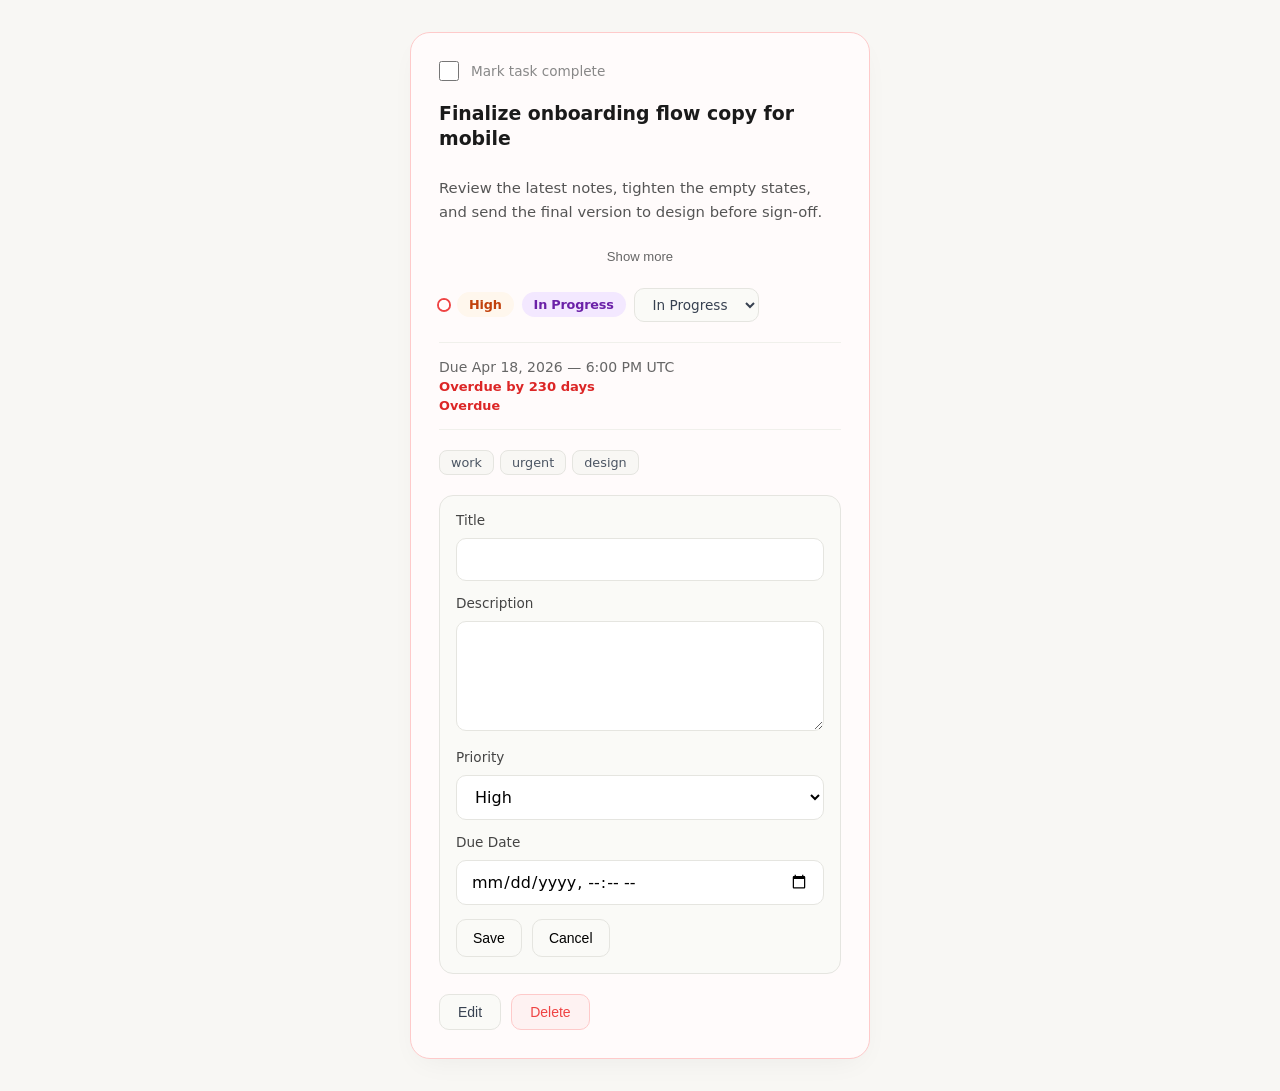
<file: index.html>
<!DOCTYPE html>
<html lang="en">
  <head>
    <meta charset="UTF-8" />
    <meta name="viewport" content="width=device-width, initial-scale=1.0" />
    <title>Todo Card</title>
    <link rel="stylesheet" href="./styles.css" />
  </head>
  <body>
    <main class="page">
      <article
        class="todo-card"
        data-testid="test-todo-card"
        aria-labelledby="todo-title"
      >
        <div class="todo-card__check-row">
          <input
            id="todo-complete-toggle"
            class="todo-card__checkbox"
            data-testid="test-todo-complete-toggle"
            type="checkbox"
            aria-describedby="todo-status"
          />
          <label for="todo-complete-toggle" class="todo-card__checkbox-label">
            Mark task complete
          </label>
        </div>

        <h2
          id="todo-title"
          class="todo-card__title"
          data-testid="test-todo-title"
        >
          Finalize onboarding flow copy for mobile
        </h2>

        <div
          data-testid="test-todo-collapsible-section"
          id="todo-collapsible"
          class="collapsible"
        >
          <p
            class="todo-card__description"
            data-testid="test-todo-description"
          >
            Review the latest notes, tighten the empty states, and send the
            final version to design before sign-off.
          </p>
        </div>

        <button
          class="expand-toggle"
          data-testid="test-todo-expand-toggle"
          aria-expanded="false"
          aria-controls="todo-collapsible"
        >
          Show more
        </button>

        <div class="todo-card__meta" role="group" aria-label="Task metadata">
          <span
            data-testid="test-todo-priority-indicator"
            class="priority-indicator priority-high"
            aria-hidden="true"
          ></span>

          <span
            class="badge badge--priority"
            data-testid="test-todo-priority"
            aria-label="Priority: High"
          >
            High
          </span>

          <span
            id="todo-status"
            class="badge badge--status"
            data-testid="test-todo-status"
            aria-label="Status: In Progress"
          >
            In Progress
          </span>

          <select
            data-testid="test-todo-status-control"
            aria-label="Change task status"
          >
            <option>Pending</option>
            <option selected>In Progress</option>
            <option>Done</option>
          </select>
        </div>

        <section class="todo-card__dates" aria-label="Due date information">
          <time
            class="todo-card__due-date"
            data-testid="test-todo-due-date"
            datetime="2026-04-18T18:00:00.000Z"
          >
            Due Apr 18, 2026 — 6:00 PM UTC
          </time>

          <time
            class="todo-card__time-remaining"
            data-testid="test-todo-time-remaining"
            aria-live="polite"
            datetime="2026-04-18T18:00:00.000Z"
          >
            Calculating...
          </time>

          <span
            data-testid="test-todo-overdue-indicator"
            class="overdue-indicator"
            hidden
          >
            Overdue
          </span>
        </section>

        <ul
          class="todo-card__tags"
          data-testid="test-todo-tags"
          role="list"
          aria-label="Task tags"
        >
          <li class="tag" data-testid="test-todo-tag-work">work</li>
          <li class="tag" data-testid="test-todo-tag-urgent">urgent</li>
          <li class="tag">design</li>
        </ul>

        <form data-testid="test-todo-edit-form" class="edit-form" hidden>
          <div>
            <label for="edit-title">Title</label>
            <input
              id="edit-title"
              data-testid="test-todo-edit-title-input"
              type="text"
            />
          </div>

          <div>
            <label for="edit-description">Description</label>
            <textarea
              id="edit-description"
              data-testid="test-todo-edit-description-input"
            ></textarea>
          </div>

          <div>
            <label for="edit-priority">Priority</label>
            <select
              id="edit-priority"
              data-testid="test-todo-edit-priority-select"
            >
              <option>Low</option>
              <option>Medium</option>
              <option selected>High</option>
            </select>
          </div>

          <div>
            <label for="edit-due-date">Due Date</label>
            <input
              id="edit-due-date"
              data-testid="test-todo-edit-due-date-input"
              type="datetime-local"
            />
          </div>

          <div class="edit-actions">
            <button type="button" data-testid="test-todo-save-button">
              Save
            </button>
            <button type="button" data-testid="test-todo-cancel-button">
              Cancel
            </button>
          </div>
        </form>

        <div class="todo-card__actions">
          <button
            type="button"
            class="action-button"
            data-testid="test-todo-edit-button"
            aria-label="Edit task"
          >
            Edit
          </button>

          <button
            type="button"
            class="action-button action-button--danger"
            data-testid="test-todo-delete-button"
            aria-label="Delete task"
          >
            Delete
          </button>
        </div>
      </article>
    </main>

    <script type="module" src="./script.js"></script>
  </body>
</html>
</file>
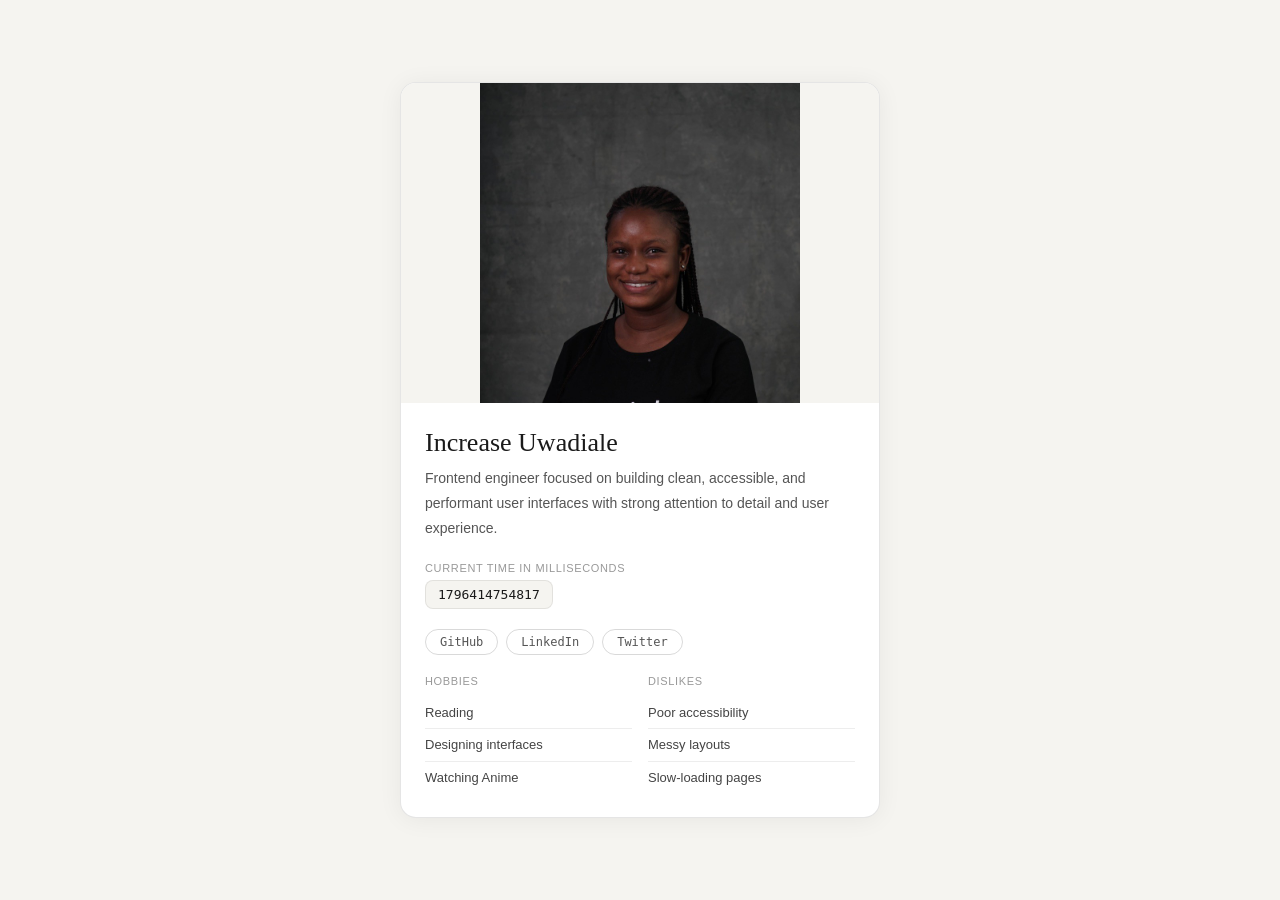
<file: stage-1b/index.html>
<!DOCTYPE html>
<html lang="en">
  <head>
    <meta charset="UTF-8" />
    <meta name="viewport" content="width=device-width, initial-scale=1.0" />
    <title>Profile Card</title>
    <link rel="stylesheet" href="./styles.css" />
  </head>
  <body>
    <main class="page">
      <article class="profile-card" data-testid="test-profile-card">
        <div class="profile-card__layout">
          <figure class="profile-card__figure">
            <img
              src="profile.jpeg"
              alt="Portrait of Increase Uwadiale"
              class="profile-card__avatar"
              data-testid="test-user-avatar"
            />
          </figure>

          <div class="profile-card__content">
            <header class="profile-card__header">
              <h1 class="profile-card__name" data-testid="test-user-name">
                Increase Uwadiale
              </h1>
              <p class="profile-card__bio" data-testid="test-user-bio">
                Frontend engineer focused on building clean, accessible, and
                performant user interfaces with strong attention to detail and
                user experience.
              </p>
            </header>

            <section class="profile-card__meta" aria-label="Current time">
              <p class="profile-card__time-label">Current time in milliseconds</p>
              <p
                class="profile-card__time"
                data-testid="test-user-time"
                aria-live="polite"
              >
                0
              </p>
            </section>

            <nav
              class="profile-card__socials"
              data-testid="test-user-social-links"
              aria-label="Social links"
            >
              <a
                href="https://github.com/Increaze"
                target="_blank"
                rel="noopener noreferrer"
                data-testid="test-user-social-github"
              >
                GitHub
              </a>
              <a
                href="https://www.linkedin.com/"
                target="_blank"
                rel="noopener noreferrer"
                data-testid="test-user-social-linkedin"
              >
                LinkedIn
              </a>
              <a
                href="https://x.com/"
                target="_blank"
                rel="noopener noreferrer"
                data-testid="test-user-social-twitter"
              >
                Twitter
              </a>
            </nav>

            <div class="profile-card__lists">
              <section class="profile-card__section" aria-labelledby="hobbies-heading">
                <h2 id="hobbies-heading" class="profile-card__section-title">
                  Hobbies
                </h2>
                <ul class="profile-card__list" data-testid="test-user-hobbies">
                  <li>Reading</li>
                  <li>Designing interfaces</li>
                  <li>Watching Anime</li>
                </ul>
              </section>

              <section class="profile-card__section" aria-labelledby="dislikes-heading">
                <h2 id="dislikes-heading" class="profile-card__section-title">
                  Dislikes
                </h2>
                <ul class="profile-card__list" data-testid="test-user-dislikes">
                  <li>Poor accessibility</li>
                  <li>Messy layouts</li>
                  <li>Slow-loading pages</li>
                </ul>
              </section>
            </div>
          </div>
        </div>
      </article>
    </main>

    <script src="./script.js"></script>
  </body>
</html>
</file>
<file: styles.css>
*,
*::before,
*::after {
  box-sizing: border-box;
  margin: 0;
  padding: 0;
}

body {
  font-family: Inter, system-ui, -apple-system, sans-serif;
  background: #f8f7f4;
  min-height: 100vh;
  display: grid;
  place-items: center;
  padding: 2rem 1rem;
  color: #1f1f1f;
}

.page {
  width: 100%;
  display: grid;
  place-items: center;
}

.todo-card {
  width: min(100%, 460px);
  background: #ffffff;
  border: 1px solid #e5e5e0;
  border-radius: 20px;
  padding: 1.75rem;
  display: grid;
  gap: 1.25rem;
  box-shadow: 0 10px 30px -10px rgba(0, 0, 0, 0.06);
  transition: all 0.25s cubic-bezier(0.4, 0, 0.2, 1);
}

.todo-card:hover {
  transform: translateY(-2px);
  box-shadow: 0 20px 40px -15px rgba(0, 0, 0, 0.1);
  border-color: #d1d1cc;
}

/* Check Row */
.todo-card__check-row {
  display: flex;
  align-items: center;
  gap: 12px;
}

.todo-card__checkbox {
  width: 20px;
  height: 20px;
  border-radius: 6px;
  accent-color: #111111;
  cursor: pointer;
  transition: transform 0.2s ease;
}

.todo-card__checkbox:checked {
  transform: scale(1.1);
}

.todo-card__checkbox-label {
  font-size: 0.85rem;
  color: #888;
  cursor: pointer;
  font-weight: 500;
}

/* Title & Description */
.todo-card__title {
  font-size: 1.18rem;
  font-weight: 600;
  color: #1a1a1a;
  line-height: 1.3;
}

.todo-card.is-done .todo-card__title {
  text-decoration: line-through;
  color: #9ca3af;
}

.todo-card__description {
  font-size: 0.925rem;
  color: #555;
  line-height: 1.65;
  margin-top: 6px;
}

.todo-card.is-done .todo-card__description {
  color: #9ca3af;
}

/* Meta */
.todo-card__meta {
  display: flex;
  gap: 8px;
  flex-wrap: wrap;
  align-items: center;
}

.badge {
  font-size: 0.8rem;
  font-weight: 600;
  padding: 5px 12px;
  border-radius: 9999px;
  letter-spacing: -0.2px;
}

.badge--priority {
  background: #fff7ed;
  color: #c2410c;
}

.badge--status {
  background: #f3e8ff;
  color: #6b21a8;
}

.badge--done {
  background: #ecfdf5;
  color: #10b981;
}

.badge--pending {
  background: #f1f5f9;
  color: #475569;
}

.priority-indicator {
  width: 10px;
  height: 10px;
  border-radius: 50%;
  border: 2px solid #fff;
  box-shadow: 0 0 0 2px currentColor;
}

.priority-high { color: #ef4444; }
.priority-medium { color: #f59e0b; }
.priority-low { color: #22c55e; }

/* Dates */
.todo-card__dates {
  display: grid;
  gap: 4px;
  padding: 1rem 0;
  border-top: 1px solid #f0f0eb;
  border-bottom: 1px solid #f0f0eb;
}

.todo-card__due-date {
  font-size: 0.875rem;
  color: #666;
}

.todo-card__time-remaining {
  font-size: 0.82rem;
  font-weight: 600;
  color: #ea580c;
}

.overdue-indicator {
  color: #dc2626;
  font-weight: 700;
  font-size: 0.8rem;
}

.todo-card.overdue {
  border-color: #fecaca;
  background: #fffbfb;
}

.todo-card.overdue .todo-card__time-remaining {
  color: #dc2626;
}

/* Tags */
.todo-card__tags {
  display: flex;
  gap: 6px;
  flex-wrap: wrap;
  list-style: none;
}

.tag {
  font-size: 0.8rem;
  color: #4b5563;
  background: #f8f7f4;
  border: 1px solid #e5e5e0;
  padding: 4px 11px;
  border-radius: 8px;
  font-weight: 500;
}

/* Status Control */
[data-testid="test-todo-status-control"] {
  font: inherit;
  font-size: 0.85rem;
  font-weight: 500;
  padding: 7px 14px;
  border: 1px solid #e5e5e0;
  border-radius: 10px;
  background: #fafaf7;
  color: #374151;
  cursor: pointer;
}

/* Actions */
.todo-card__actions {
  display: flex;
  gap: 10px;
  flex-wrap: wrap;
}

.action-button {
  font-size: 0.875rem;
  font-weight: 500;
  padding: 9px 18px;
  border-radius: 10px;
  border: 1px solid #e5e5e0;
  background: #fafaf7;
  color: #374151;
  cursor: pointer;
  transition: all 0.2s ease;
}

.action-button:hover {
  background: #f1f1ec;
  transform: translateY(-1px);
}

.action-button--danger {
  background: #fef2f2;
  color: #ef4444;
  border-color: #fecaca;
}

.action-button--danger:hover {
  background: #fee2e2;
}

/* Edit Form */
.edit-form {
  display: grid;
  gap: 14px;
  padding: 16px;
  border: 1px solid #e5e5e0;
  border-radius: 14px;
  background: #fafaf7;
}

.edit-form label {
  display: grid;
  gap: 16px;
  font-size: 0.85rem;
  font-weight: 500;
  color: #444;
}

.edit-form input,
.edit-form textarea,
.edit-form select {
  width: 100%;
  padding: 11px 14px;
  border: 1px solid #e5e5e0;
  border-radius: 10px;
  font: inherit;
  background: #fff;
  margin-top: 10px;
}

.edit-form textarea {
  min-height: 110px;
  resize: vertical;
}

.edit-actions {
  display: flex;
  gap: 10px;
  flex-wrap: wrap;
}

.edit-actions button {
  font-size: 0.875rem;
  padding: 10px 16px;
  border-radius: 10px;
  border: 1px solid #e5e5e0;
  background: #fafaf7;
  cursor: pointer;
  font-weight: 500;
}

.edit-actions button:hover {
  background: #f1f1ec;
}

/* Collapsible */
.collapsible {
  max-height: 68px;
  overflow: hidden;
  transition: max-height 0.3s ease;
}

.collapsible.expanded {
  max-height: 500px;
}

.expand-toggle {
  font-size: 0.82rem;
  background: none;
  border: none;
  color: #666;
  font-weight: 500;
  cursor: pointer;
  padding: 4px 0;
}

/* Focus States */
button:focus-visible,
input:focus-visible,
select:focus-visible,
textarea:focus-visible {
  outline: 2.5px solid #1a1a1a;
  outline-offset: 3px;
}

/* Responsive */
@media (max-width: 480px) {
  .todo-card {
    padding: 1.4rem;
    border-radius: 16px;
  }

  .edit-actions,
  .todo-card__actions {
    grid-template-columns: 1fr 1fr;
    display: grid;
    gap: 10px;
  }

  .action-button,
  .edit-actions button,
  [data-testid="test-todo-status-control"] {
    width: 100%;
  }
}
</file>
<file: stage-1b/styles.css>
/* @import url('https://fonts.googleapis.com/css2?family=DM+Serif+Display:ital@0;1&family=Outfit:wght@300;400;500&family=DM+Mono:wght@400;500&display=swap'); */

/*  Reset */
*,
*::before,
*::after {
  box-sizing: border-box;
  margin: 0;
  padding: 0;
}

 /* Page  */
body {
  font-family: 'Outfit', sans-serif;
  background-color: #f5f4f0;
  min-height: 100vh;
  display: flex;
  align-items: center;
  justify-content: center;
  padding: 2rem 1rem;
  color: #1a1a1a;
}

.page {
  display: flex;
  justify-content: center;
  width: 100%;
}

/* Card  */
.profile-card {
  background: #ffffff;
  border: 0.5px solid rgba(0, 0, 0, 0.1);
  border-radius: 16px;
  overflow: hidden;
  max-width: 480px;
  width: 100%;
  box-shadow: 0 2px 24px rgba(0, 0, 0, 0.06);
}

.profile-card__layout {
  display: flex;
  flex-direction: column;
}

 /* Avatar  */
.profile-card__figure {
  margin: 0;
  width: 100%;
  overflow: hidden;
}

.profile-card__avatar {
  width: 100%;
  height: auto;
  max-height: 320px;
  object-fit: contain;
  display: block;
  background: #f5f4f0;
}

/*  Content  */
.profile-card__content {
  padding: 1.5rem;
}

/*  Header */
.profile-card__header {
  margin-bottom: 1.25rem;
}

.profile-card__name {
  font-family: 'DM Serif Display', serif;
  font-size: 26px;
  font-weight: 400;
  color: #1a1a1a;
  margin-bottom: 8px;
  line-height: 1.2;
}

.profile-card__bio {
  font-size: 14px;
  font-weight: 300;
  color: #555;
  line-height: 1.8;
}

/* Time  */
.profile-card__meta {
  margin-bottom: 1.25rem;
}

.profile-card__time-label {
  font-size: 11px;
  color: #999;
  text-transform: uppercase;
  letter-spacing: 0.06em;
  margin-bottom: 6px;
}

.profile-card__time {
  font-family: 'DM Mono', monospace;
  font-size: 13px;
  color: #1a1a1a;
  background: #f5f4f0;
  border: 0.5px solid rgba(0, 0, 0, 0.08);
  border-radius: 8px;
  padding: 6px 12px;
  display: inline-block;
}

/* Social Links*/
.profile-card__socials {
  display: flex;
  gap: 8px;
  flex-wrap: wrap;
  margin-bottom: 1.25rem;
}

.profile-card__socials a {
  font-family: 'DM Mono', monospace;
  font-size: 12px;
  color: #555;
  padding: 5px 14px;
  border: 0.5px solid rgba(0, 0, 0, 0.15);
  border-radius: 99px;
  text-decoration: none;
  transition: background 0.15s ease, color 0.15s ease;
}

.profile-card__socials a:hover {
  background: #1a1a1a;
  color: #ffffff;
  border-color: #1a1a1a;
}

/* Lists  */
.profile-card__lists {
  display: grid;
  grid-template-columns: 1fr 1fr;
  gap: 16px;
}

.profile-card__section-title {
  font-size: 11px;
  color: #999;
  text-transform: uppercase;
  letter-spacing: 0.06em;
  font-weight: 500;
  margin-bottom: 10px;
}

.profile-card__list {
  list-style: none;
}

.profile-card__list li {
  font-size: 13px;
  color: #444;
  padding: 6px 0;
  border-bottom: 0.5px solid rgba(0, 0, 0, 0.07);
  line-height: 1.5;
}

.profile-card__list li:last-child {
  border-bottom: none;
}

@media (max-width: 400px) {
  .profile-card__lists {
    grid-template-columns: 1fr;
  }

  .profile-card__name {
    font-size: 22px;
  }
}
</file>
